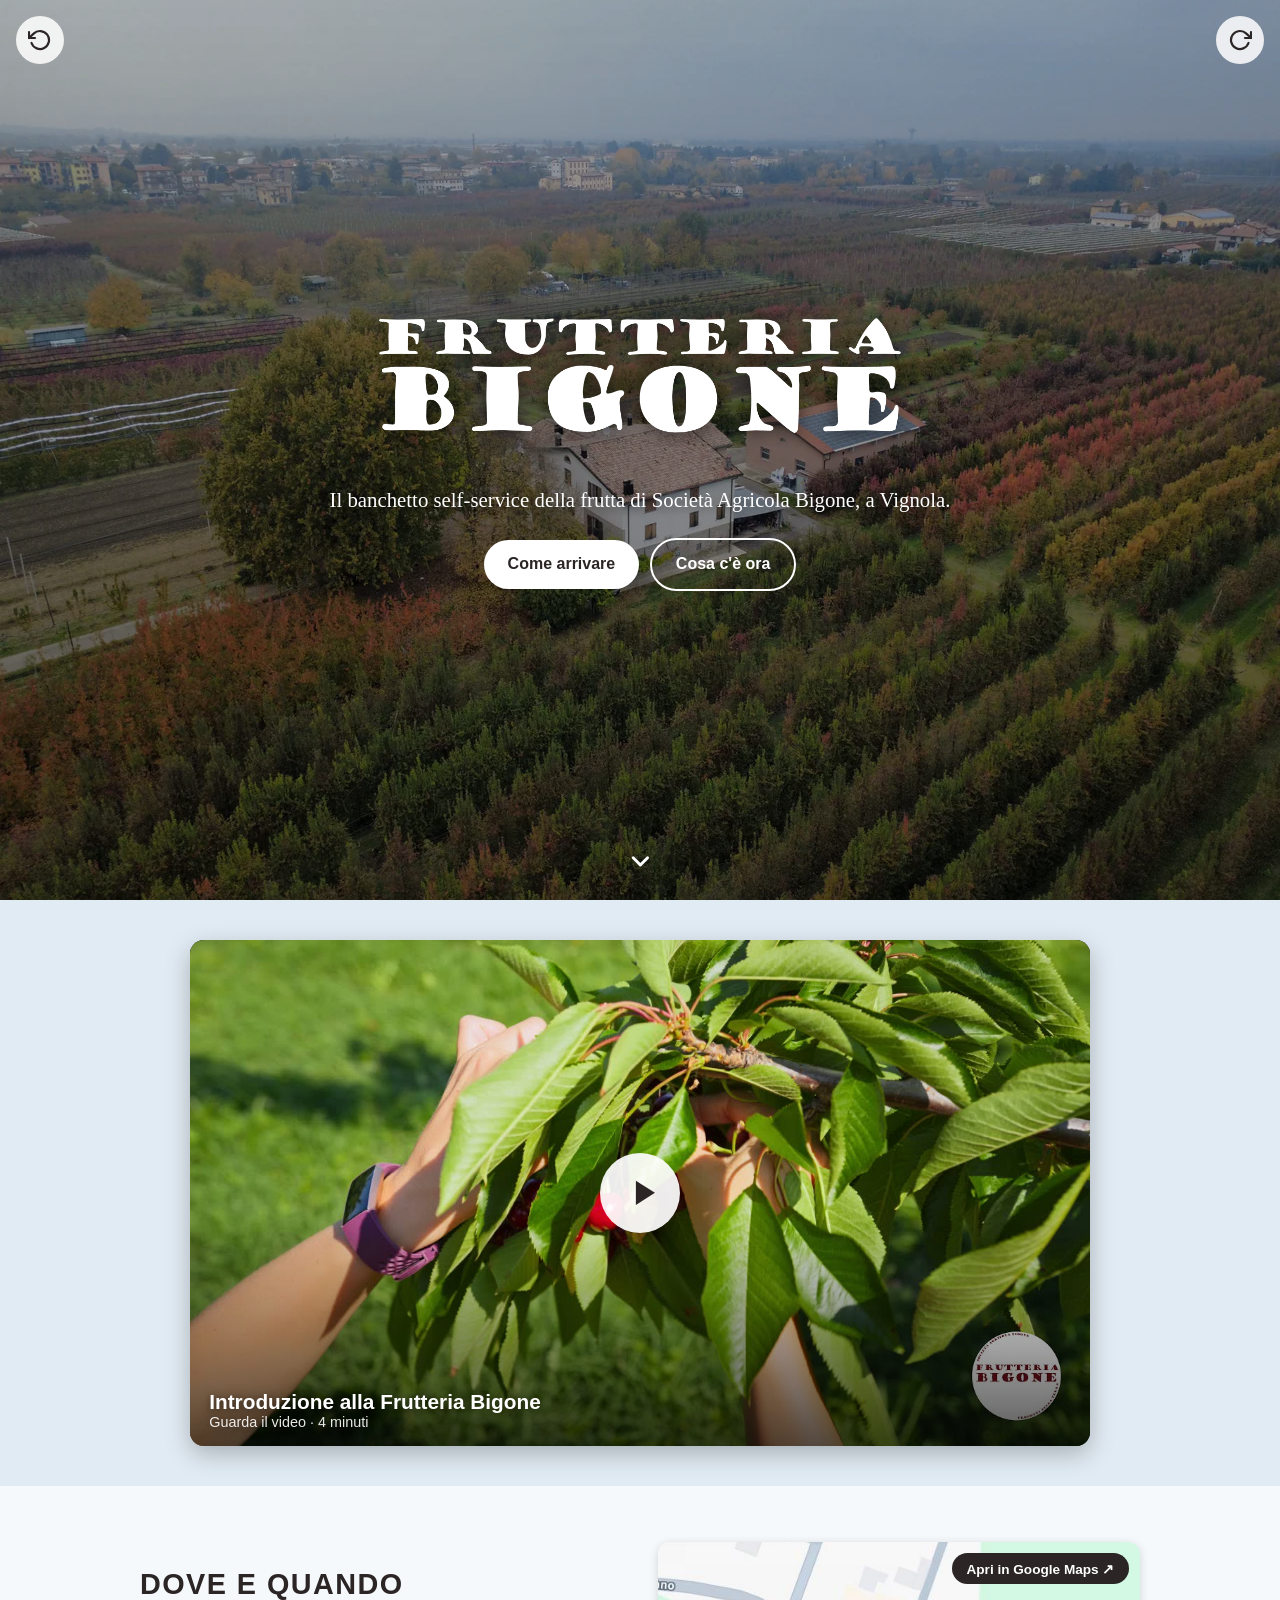
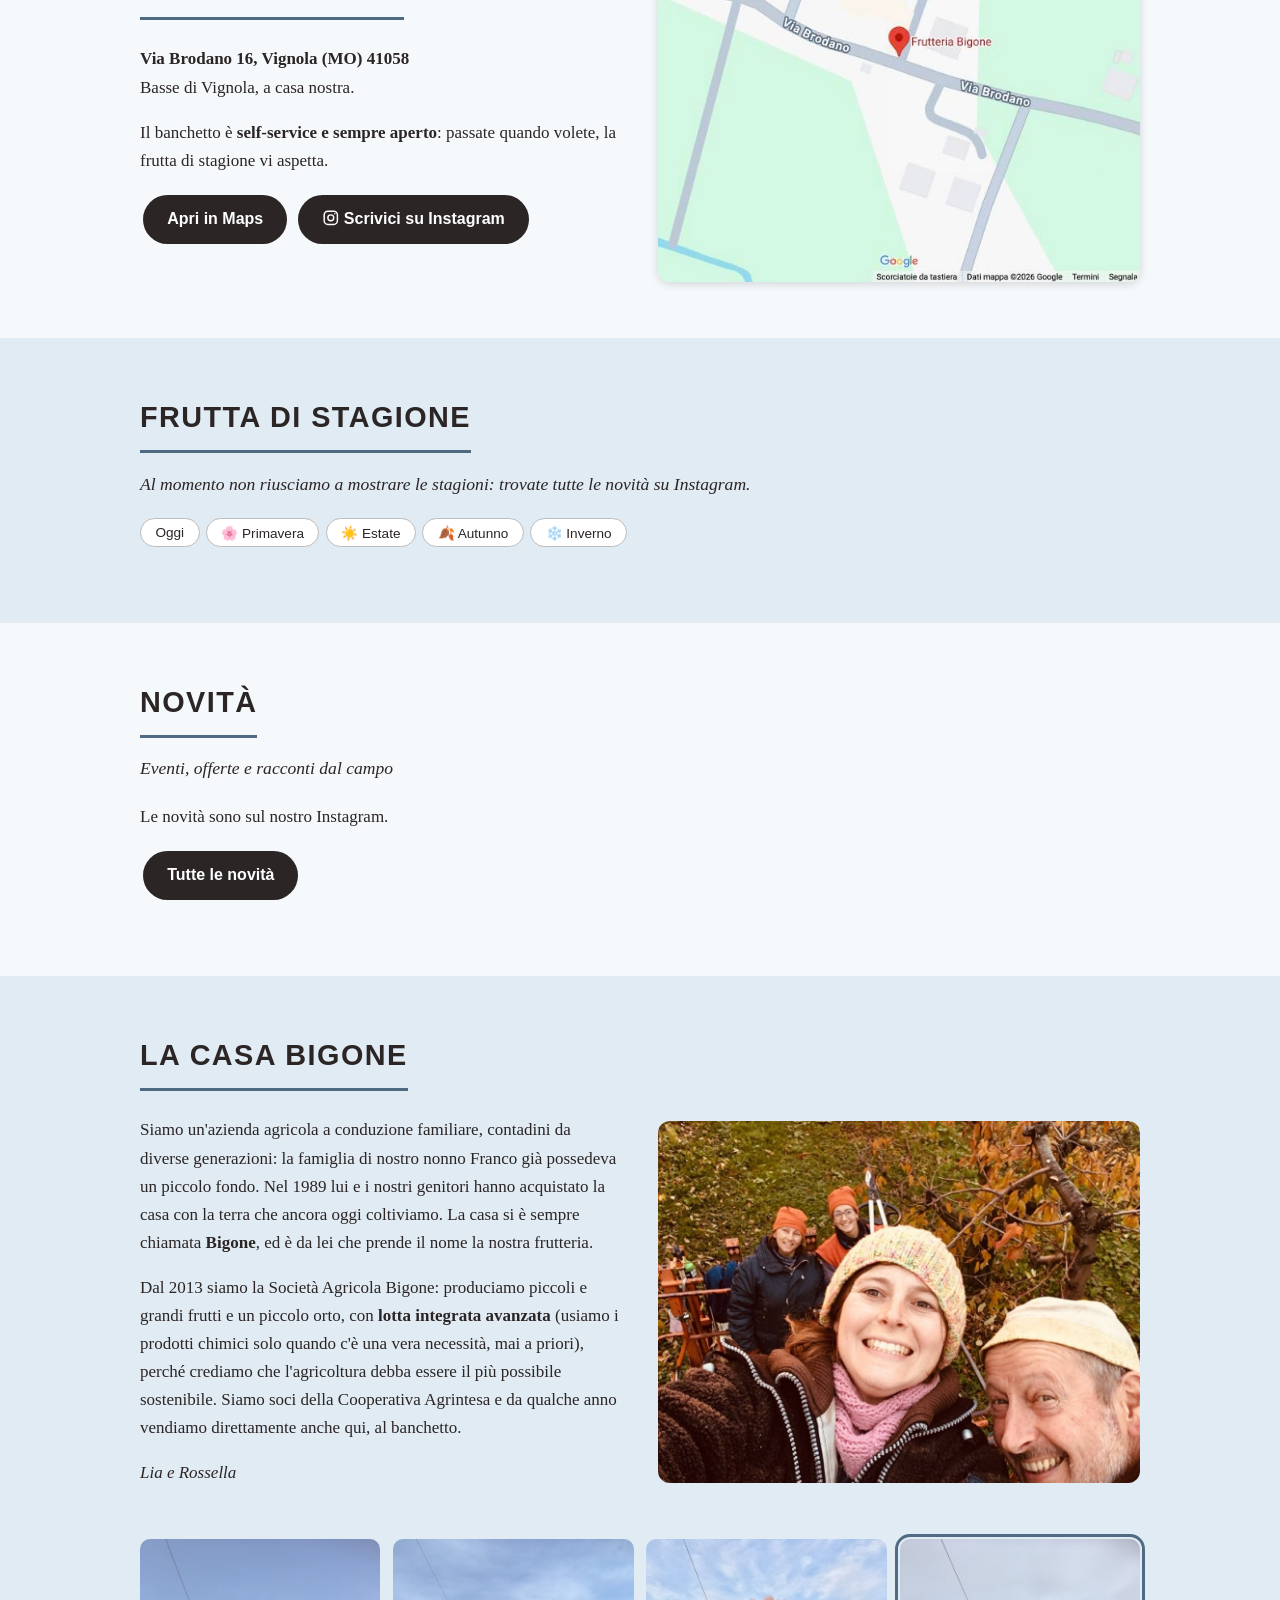
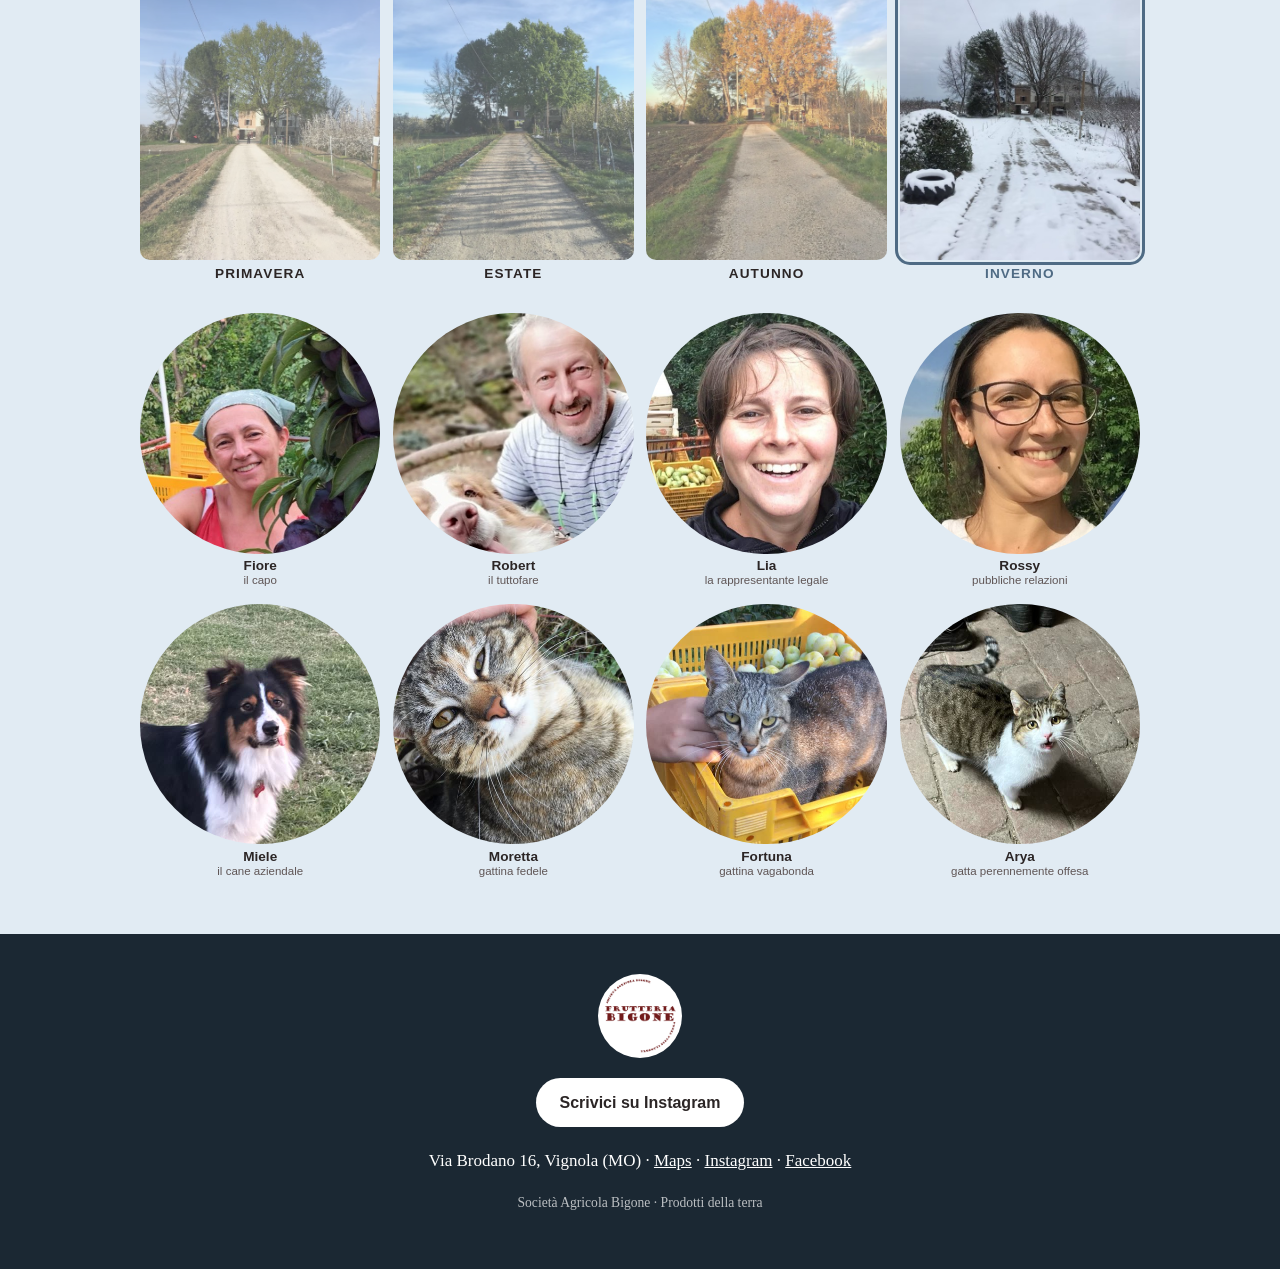
<file: docs/index.html>
<!DOCTYPE html>
<html lang="it"><head><meta charset="utf-8"><meta name="viewport" content="width=device-width,initial-scale=1">
<title>Frutteria Bigone – Il banchetto della frutta, Vignola (MO)</title>
<meta name="description" content="Il banchetto della frutta di casa Bigone a Vignola (MO): self-service, sempre aperto. Scopri cosa c'è di stagione.">
<meta property="og:title" content="Frutteria Bigone – Il banchetto della frutta, Vignola">
<meta property="og:description" content="Self-service, sempre aperto.">
<meta property="og:type" content="website"><meta property="og:url" content="https://jeynessuno.github.io/sitonuovobigone/">
<meta property="og:image" content="https://jeynessuno.github.io/sitonuovobigone/img/og.jpg">
<meta name="theme-color" content="#faf6f1">
<link rel="canonical" href="https://jeynessuno.github.io/sitonuovobigone/">
<link rel="icon" href="img/favicon.png"><link rel="apple-touch-icon" href="img/apple-touch-icon.png"><link rel="stylesheet" href="style.css?v=1"></head><body data-s="">

<!-- Per tornare alla foto delle ciliegie: class="hero cherry" (vedi todo.md) -->
<div class="hero" id="home">
<div class="hvs"><div class="hvi">
<img class="hv" src="img/house_front_1920.webp" srcset="img/house_front_1280.webp 1280w, img/house_front_1920.webp 1920w, img/house_front_2560.webp 2560w" sizes="100vw" alt="La casa Bigone vista da davanti" fetchpriority="high">
<img class="hv dietro" src="img/house_back_1920.webp" srcset="img/house_back_1280.webp 1280w, img/house_back_1920.webp 1920w, img/house_back_2560.webp 2560w" sizes="100vw" decoding="async" alt="La casa Bigone vista da dietro" aria-hidden="true" fetchpriority="low">
</div></div>
<button class="hb l" type="button" aria-label="Vedi il retro della casa" title="Vedi il retro della casa"><svg viewBox="0 0 24 24" fill="none" stroke="currentColor" stroke-width="2.2" stroke-linecap="round" stroke-linejoin="round" aria-hidden="true"><polyline points="1 4 1 10 7 10"/><path d="M3.51 15a9 9 0 1 0 2.13-9.36L1 10"/></svg></button>
<button class="hb r" type="button" aria-label="Vedi il retro della casa" title="Vedi il retro della casa"><svg viewBox="0 0 24 24" fill="none" stroke="currentColor" stroke-width="2.2" stroke-linecap="round" stroke-linejoin="round" aria-hidden="true"><polyline points="23 4 23 10 17 10"/><path d="M20.49 15a9 9 0 1 1-2.12-9.36L23 10"/></svg></button>
<a class="down" href="#video" aria-label="Scorri verso il basso"><svg viewBox="0 0 24 24" fill="none" stroke="currentColor" stroke-width="2.4" stroke-linecap="round" stroke-linejoin="round" aria-hidden="true"><polyline points="6 9 12 15 18 9"/></svg></a>
<div class="hc">
<h1><img src="img/titolo.png" alt="Frutteria Bigone"></h1>
<p class="tag">Il banchetto self-service della frutta di Società Agricola Bigone, a Vignola.</p>
<p class="chip" id="ora"></p>
<p><a class="btn" href="https://maps.app.goo.gl/VXBxzUMq6dUhdws88" target="_blank" rel="noopener">Come arrivare</a> <a class="btn ghost" href="#frutta">Cosa c'è ora</a></p>
</div></div>

<section id="video"><div class="w"><button class="vcard" id="play" type="button" aria-label="Guarda il video: Introduzione alla Frutteria Bigone">
<img src="img/video.jpg" alt="" loading="lazy"><span class="pb"><svg viewBox="0 0 24 24" aria-hidden="true"><path d="M8 5v14l11-7z" fill="currentColor"/></svg></span>
<span class="vt">Introduzione alla Frutteria Bigone<small>Guarda il video · 4 minuti</small></span></button></div></section>

<section id="dove"><div class="w two"><div><h2>Dove e quando</h2>
<p><strong>Via Brodano 16, Vignola (MO) 41058</strong><br>Basse di Vignola, a casa nostra.</p>
<p>Il banchetto è <strong>self-service e sempre aperto</strong>: passate quando volete, la frutta di stagione vi aspetta.</p>
<p><a class="btn dark" href="https://maps.app.goo.gl/VXBxzUMq6dUhdws88" target="_blank" rel="noopener">Apri in Maps</a>
<a class="btn dark" href="https://ig.me/m/_frutteria_bigone"><svg class="i" viewBox="0 0 24 24" fill="none" stroke="currentColor" stroke-width="2"><rect x="3" y="3" width="18" height="18" rx="5"/><circle cx="12" cy="12" r="4"/><circle cx="17.5" cy="6.5" r="1" fill="currentColor" stroke="none"/></svg> Scrivici su Instagram</a></p></div>
<a class="map" href="https://maps.app.goo.gl/VXBxzUMq6dUhdws88" target="_blank" rel="noopener" aria-label="Apri la mappa di Frutteria Bigone su Google Maps"><img src="img/mappa.jpg" alt="Mappa: Frutteria Bigone, Via Brodano 16, Vignola" loading="lazy"><span>Apri in Google Maps ↗</span></a>
</div></section>

<section id="frutta"><div class="w"><h2>Frutta di stagione</h2>
<p class="sub" id="sn" aria-live="polite">Frutta e verdura di stagione, composte e altre cose fatte da noi: ecco cosa trovate al banchetto, a seconda della stagione.</p>
<div class="seasons" role="group" aria-label="Scegli la stagione"><button id="oggi" type="button">Oggi</button><button data-s="primavera">🌸 Primavera</button><button data-s="estate">☀️ Estate</button><button data-s="autunno">🍂 Autunno</button><button data-s="inverno">❄️ Inverno</button></div>
<ul class="list" id="frutti"></ul>
<div id="orto" hidden><h3>Dall'orto</h3><ul class="list small" id="verdure"></ul></div>
<div id="lavorati" hidden><h3>Lavorati</h3><p class="note2">Composte, marmellate e altre cose fatte da noi.</p><ul class="list small" id="lav"></ul></div>
</div></section>

<section id="novita"><span id="blog"></span><div class="w"><h2>Novità</h2><p class="sub">Eventi, offerte e racconti dal campo</p>
<div id="posts"></div><p><a class="btn dark" href="novita/">Tutte le novità</a></p></div></section>

<section id="storia"><div class="w"><h2>La casa Bigone</h2>
<div class="two"><div>
<p>Siamo un'azienda agricola a conduzione familiare, contadini da diverse generazioni: la famiglia di nostro nonno Franco già possedeva un piccolo fondo. Nel 1989 lui e i nostri genitori hanno acquistato la casa con la terra che ancora oggi coltiviamo. La casa si è sempre chiamata <strong>Bigone</strong>, ed è da lei che prende il nome la nostra frutteria.</p>
<p>Dal 2013 siamo la Società Agricola Bigone: produciamo piccoli e grandi frutti e un piccolo orto, con <strong>lotta integrata avanzata</strong> (usiamo i prodotti chimici solo quando c'è una vera necessità, mai a priori), perché crediamo che l'agricoltura debba essere il più possibile sostenibile. Siamo soci della Cooperativa Agrintesa e da qualche anno vendiamo direttamente anche qui, al banchetto.</p>
<p><em>Lia e Rossella</em></p></div>
<img src="img/noi.jpg" alt="Noi della Frutteria Bigone durante la raccolta" loading="lazy"></div>

<div class="stag" aria-label="La casa nelle quattro stagioni">
<button type="button" class="sf" data-s="primavera" aria-pressed="false"><img src="img/seasons/spring.jpg" alt="La casa in primavera" loading="lazy"><span>Primavera</span></button>
<button type="button" class="sf" data-s="estate" aria-pressed="false"><img src="img/seasons/summer.jpg" alt="La casa in estate" loading="lazy"><span>Estate</span></button>
<button type="button" class="sf" data-s="autunno" aria-pressed="false"><img src="img/seasons/fall.jpg" alt="La casa in autunno" loading="lazy"><span>Autunno</span></button>
<button type="button" class="sf" data-s="inverno" aria-pressed="false"><img src="img/seasons/winter.jpg" alt="La casa in inverno" loading="lazy"><span>Inverno</span></button></div>

<div class="team">
<figure><img src="img/fiore.jpg" alt="Fiore" loading="lazy"><figcaption>Fiore<small>il capo</small></figcaption></figure>
<figure><img src="img/robert.jpg" alt="Robert" loading="lazy"><figcaption>Robert<small>il tuttofare</small></figcaption></figure>
<figure><img src="img/lia.jpg" alt="Lia" loading="lazy"><figcaption>Lia<small>la rappresentante legale</small></figcaption></figure>
<figure><img src="img/rossy.jpg" alt="Rossy" loading="lazy"><figcaption>Rossy<small>pubbliche relazioni</small></figcaption></figure>
<figure><img src="img/miele.jpg" alt="Miele" loading="lazy"><figcaption>Miele<small>il cane aziendale</small></figcaption></figure>
<figure><img src="img/moretta.jpg" alt="Moretta" loading="lazy"><figcaption>Moretta<small>gattina fedele</small></figcaption></figure>
<figure><img src="img/fortuna.jpg" alt="Fortuna" loading="lazy"><figcaption>Fortuna<small>gattina vagabonda</small></figcaption></figure>
<figure><img src="img/arya.jpg" alt="Arya" loading="lazy"><figcaption>Arya<small>gatta perennemente offesa</small></figcaption></figure></div>
</div></section>

<dialog id="vd"><button class="x" type="button" aria-label="Chiudi">×</button><h3>Introduzione alla Frutteria Bigone</h3><div class="yt"><iframe id="vid" title="Introduzione alla Frutteria Bigone" allow="accelerometer; autoplay; clipboard-write; encrypted-media; gyroscope; picture-in-picture; web-share" referrerpolicy="strict-origin-when-cross-origin" allowfullscreen></iframe></div></dialog>

<footer><img src="img/logo.png" alt="" class="flogo">
<p><a class="btn" href="https://ig.me/m/_frutteria_bigone">Scrivici su Instagram</a></p>
<p>Via Brodano 16, Vignola (MO) · <a href="https://maps.app.goo.gl/VXBxzUMq6dUhdws88" target="_blank" rel="noopener">Maps</a> · <a href="https://www.instagram.com/_frutteria_bigone/">Instagram</a> · <a href="https://www.facebook.com/frutteriabigone/">Facebook</a></p>
<p class="note">Società Agricola Bigone · Prodotti della terra</p></footer>

<script src="sheet.js?v=1"></script>
<script>
const $=q=>document.querySelector(q),B=document.body;
let FRUTTA=[],ORTO=[],LAV=[]; // niente dati di riserva: meglio un avviso che stagioni vecchie
let months=[mese()],label=NOMI[mese()-1];
function lista(ul,rows){ul.replaceChildren(...rows.map(r=>({r,on:months.some(m=>inRange(m,r[1],r[2]))})).sort((a,b)=>b.on-a.on).map(({r,on})=>{
 const li=document.createElement('li'),e=document.createElement('span'),n=document.createElement('b'),q=document.createElement('small');
 e.className='em'+(r[3]=='●'?' none':'');e.textContent=r[3];n.textContent=r[0];q.textContent=quando(r[1],r[2]);li.append(e,n,q);
 if(on&&!(r[1]==1&&r[2]==12)){const t=document.createElement('i');t.textContent=months.length>1?'In stagione':'Ora';li.append(t)}else if(!on){li.className='off';const s=document.createElement('span');s.className='sr';s.textContent='non di stagione';li.append(s)}return li}))}
function mostra(){lista($('#frutti'),FRUTTA);lista($('#verdure'),ORTO);$('#orto').hidden=!ORTO.length;lista($('#lav'),LAV);$('#lavorati').hidden=!LAV.length;
 if(FRUTTA.length)$('#sn').textContent=(label==NOMI[mese()-1]?'A ':'In ')+label+(label==NOMI[mese()-1]?': ecco cosa trovate al banchetto.':': ecco cosa trovate in questa stagione.');
 // Chip nel hero: sempre riferito a oggi
 const ora=FRUTTA.filter(r=>inRange(mese(),r[1],r[2]));
 if(ora.length)$('#ora').textContent='Ora al banchetto: '+ora.map(r=>r[3]+' '+r[0]).join(' · ');
 else{const p=FRUTTA.map(r=>[(r[1]-mese()+12)%12,r]).sort((a,b)=>a[0]-b[0])[0];
  $('#ora').textContent=p?`La frutta riposa. Si riparte a ${NOMI[p[1][1]-1]}: ${p[1][3]} ${p[1][0]}`:''}}
function stag(s,click){B.dataset.s=s;document.querySelectorAll('.seasons button').forEach(e=>{const on=click?e.dataset.s==s:e.id=='oggi';e.classList.toggle('on',on&&e.dataset.s==s&&click);e.setAttribute('aria-pressed',on)});
 document.querySelectorAll('.stag .sf').forEach(e=>{e.classList.toggle('on',e.dataset.s==s);e.setAttribute('aria-pressed',e.dataset.s==s)});
 $('meta[name=theme-color]').content=getComputedStyle(B).getPropertyValue('--alt').trim();
 months=click?MESI[s]:[mese()];label=click?s:NOMI[mese()-1];mostra()}
document.querySelectorAll('.seasons button[data-s],.stag .sf').forEach(b=>b.onclick=()=>stag(b.dataset.s,true));
$('#oggi').onclick=()=>stag(stagione());
stag(stagione());

tab('Frutta').then(rows=>{const f=fatti(rows.slice(1));if(f.length){FRUTTA=f;mostra()}
 // Se manca un tab Google restituisce il primo: lo ignoro se è identico a Frutta.
 const altro=(nome,tutto)=>tab(nome).then(o=>JSON.stringify(o)==JSON.stringify(rows)?[]:fatti(o.slice(1),tutto)).catch(()=>[]);
 return Promise.all([altro('Orto',false),altro('Lavorati',true)]).then(([o,l])=>{ORTO=o;LAV=l;mostra()})}).catch(()=>{if(!FRUTTA.length)$('#sn').textContent='Al momento non riusciamo a mostrare le stagioni: trovate tutte le novità su Instagram.'});
tab('Blog').then(rows=>posts($('#posts'),rows,3,false)).catch(()=>{$('#posts').innerHTML='<p>Le novità sono sul nostro Instagram.</p>'});

// Gira la casa: ogni click ruota le foto di 180° (sinistra e destra in versi opposti)
const hvi=$('.hvi'),facce=[...hvi.children];let ang=0,occupato=false;
function gira(d){if(occupato)return;occupato=true;ang+=d*180;hvi.style.transform=`rotateY(${ang}deg)`;
 const dietro=Math.abs(Math.round(ang/180))%2==1;
 facce[0].toggleAttribute('aria-hidden',dietro);facce[1].toggleAttribute('aria-hidden',!dietro);
 const t=dietro?'Vedi il fronte della casa':'Vedi il retro della casa';document.querySelectorAll('.hb').forEach(e=>{e.setAttribute('aria-label',t);e.title=t});
 setTimeout(()=>occupato=false,1000)}
$('.hb.l').onclick=()=>gira(-1);$('.hb.r').onclick=()=>gira(1);
// Tocco sulla foto (non su link/bottoni): nasconde o mostra titolo, testo e velo scuro
const hero=$('.hero');hero.addEventListener('click',e=>{if(!e.target.closest('a,button'))hero.classList.toggle('pulito')});
// Il video di YouTube (modalità privacy, senza cookie) si carica solo quando si preme il bottone.
const d=$('#vd'),v=$('#vid');
$('#play').onclick=()=>{v.src='https://www.youtube-nocookie.com/embed/UL_gEU1mOwU?autoplay=1&rel=0';d.showModal()};
const stop=()=>{v.removeAttribute('src');d.close()};$('#vd .x').onclick=stop;d.onclick=e=>{if(e.target==d)stop()};d.onclose=()=>v.removeAttribute('src');
</script></body></html>
</file>
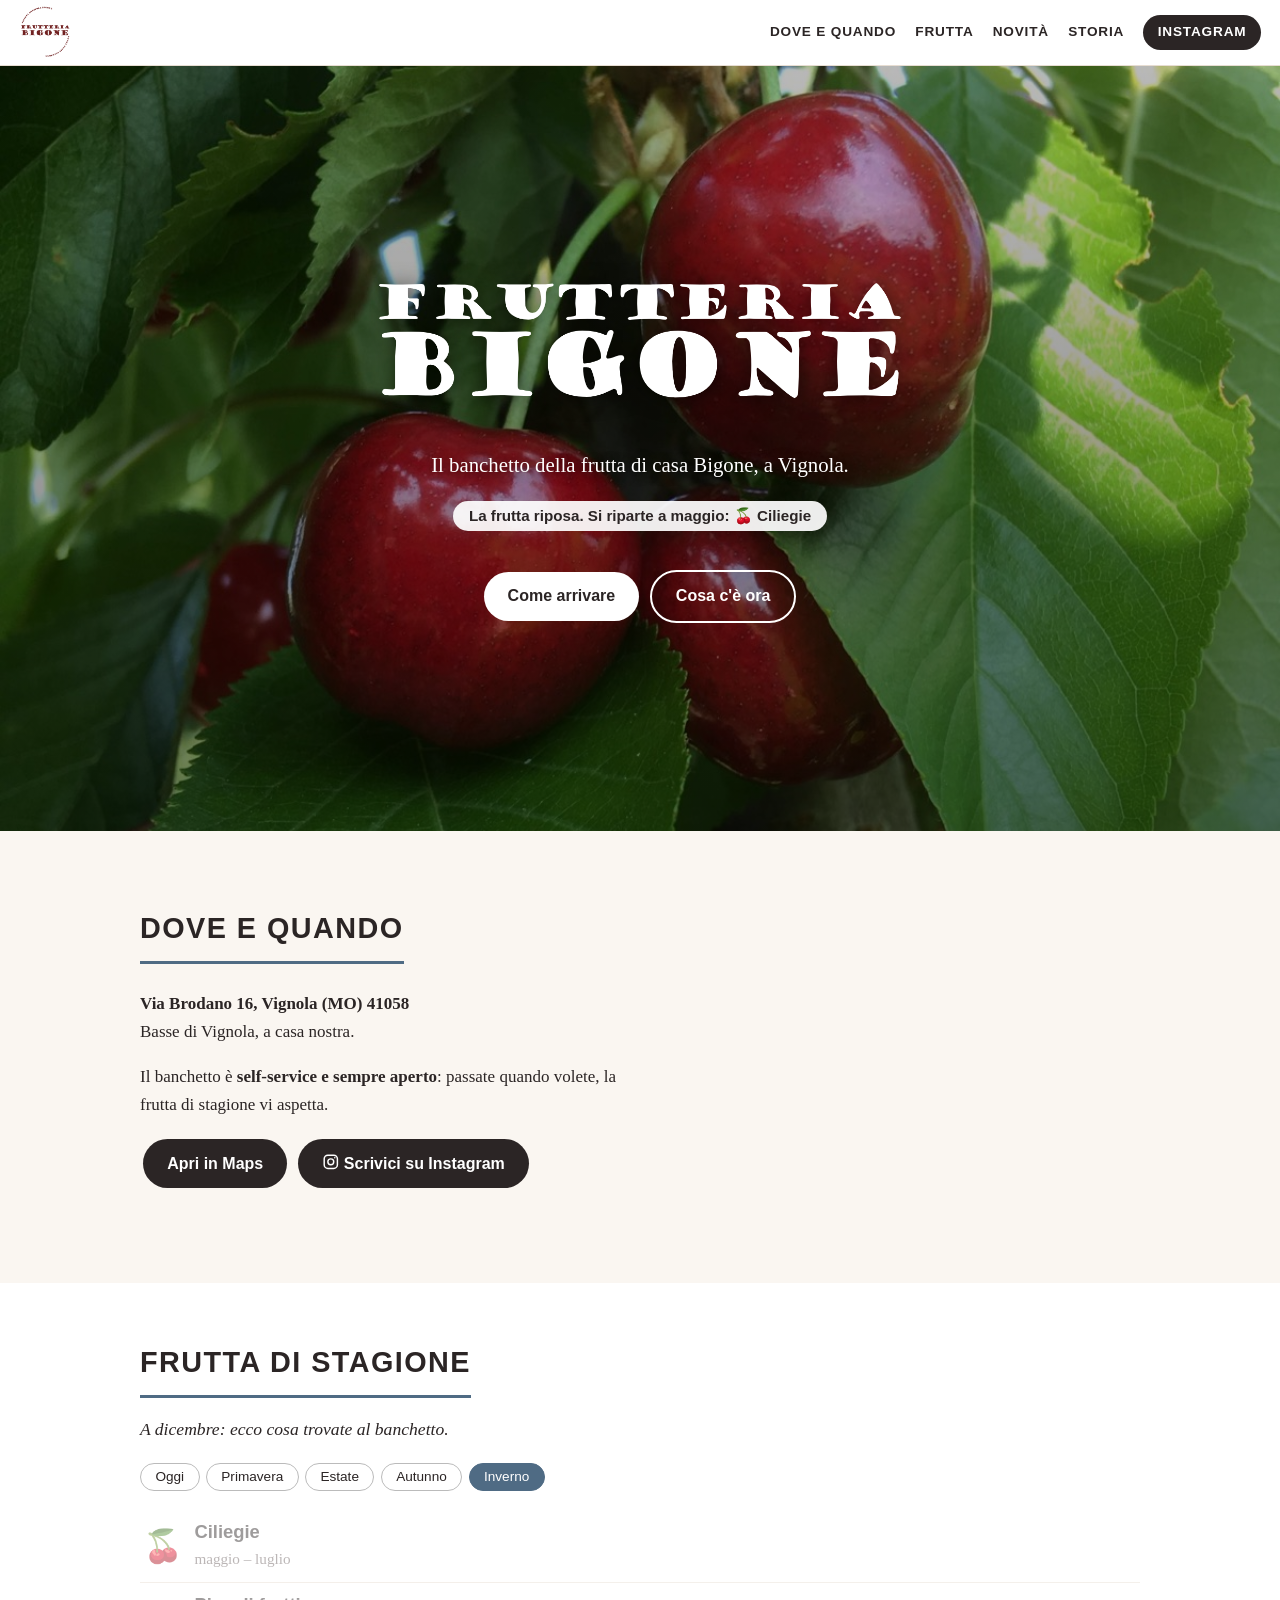
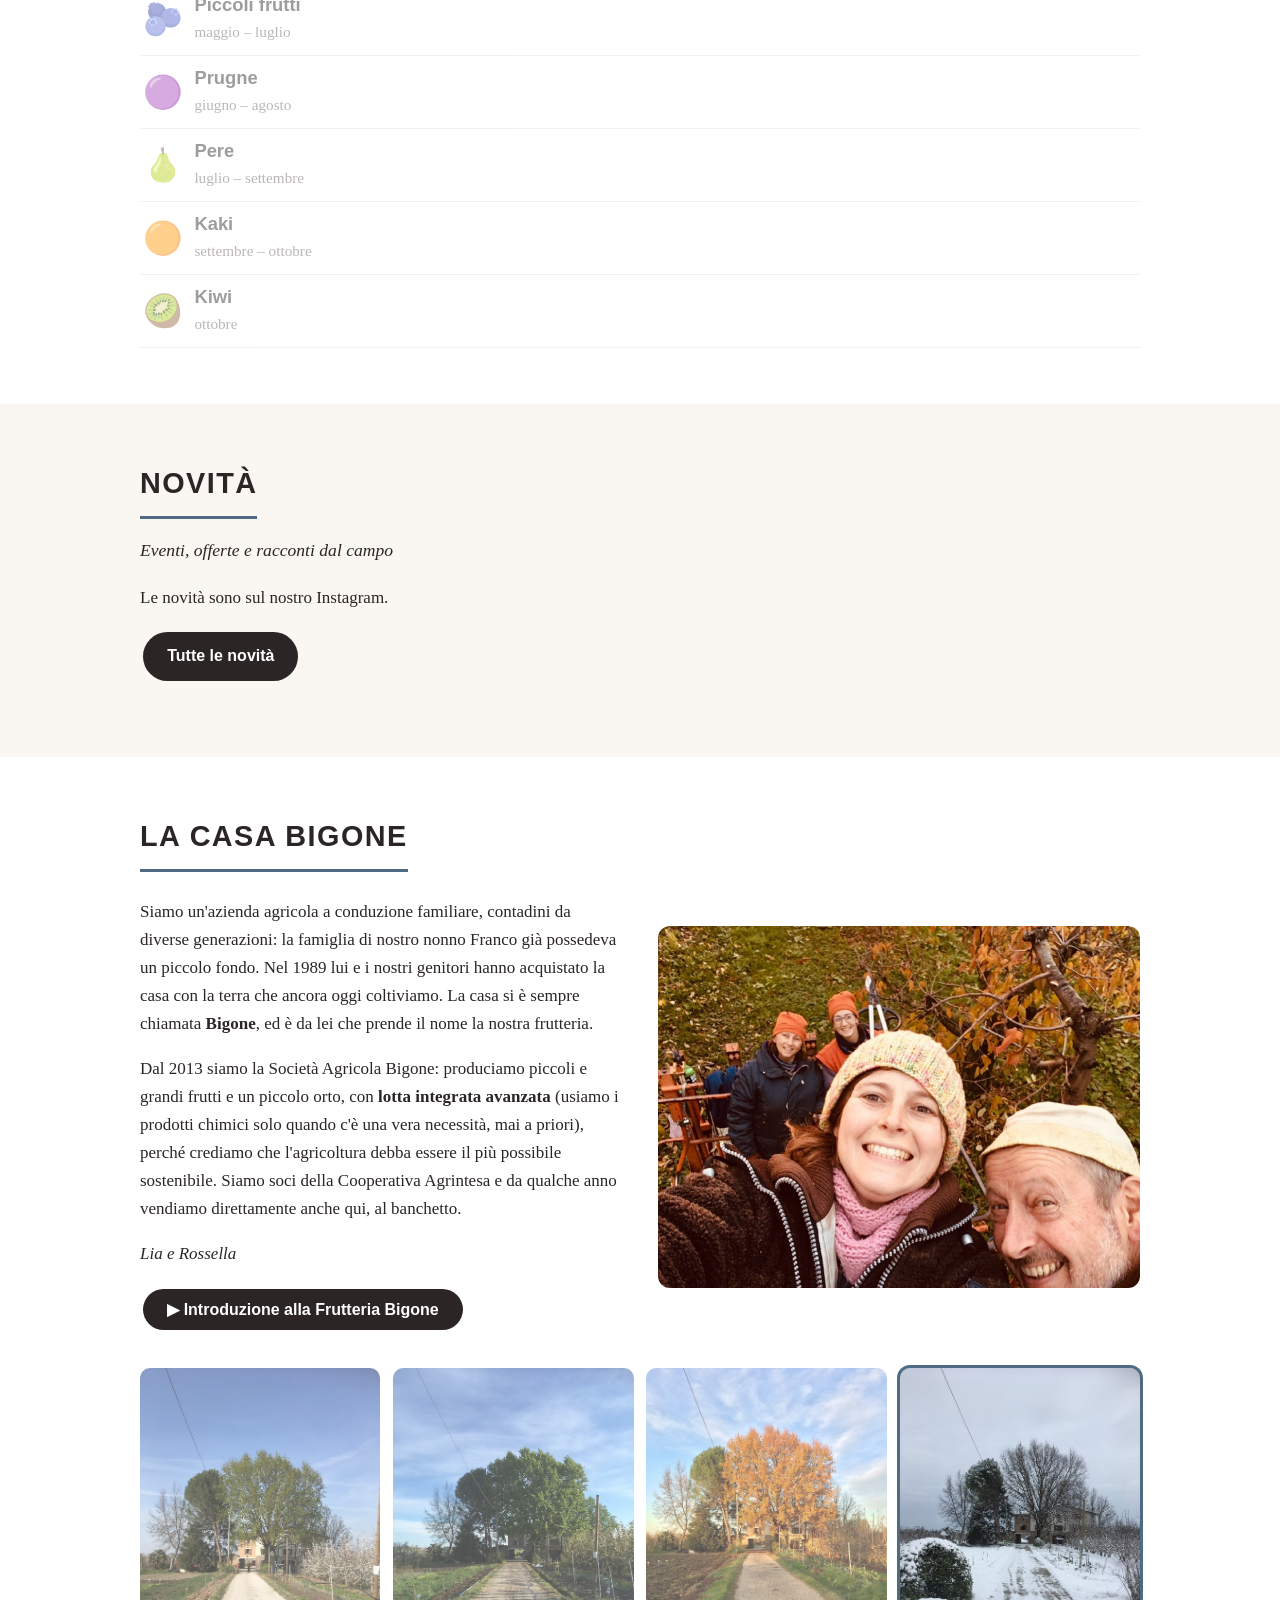
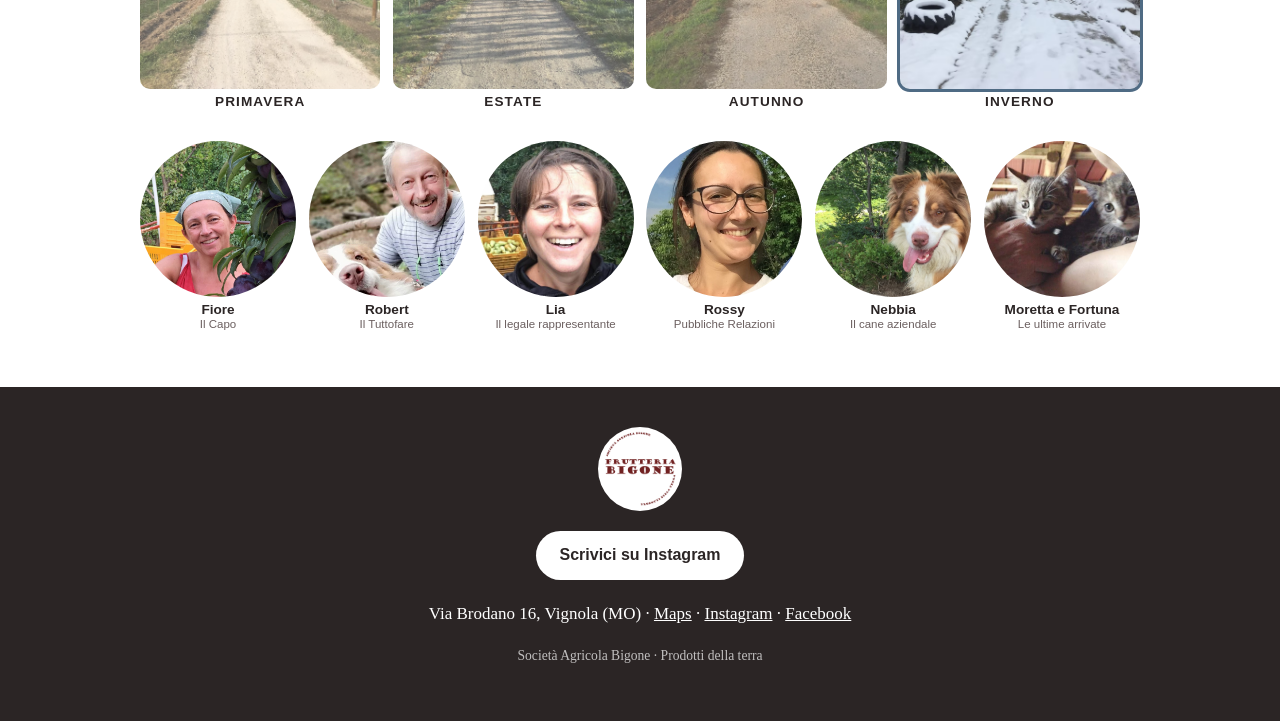
<file: site/index.html>
<!DOCTYPE html>
<html lang="it"><head><meta charset="utf-8"><meta name="viewport" content="width=device-width,initial-scale=1">
<title>Frutteria Bigone – Il banchetto della frutta, Vignola (MO)</title>
<meta name="description" content="Il banchetto della frutta di casa Bigone a Vignola (MO): self-service, sempre aperto. Scopri cosa c'è di stagione.">
<meta property="og:title" content="Frutteria Bigone – Il banchetto della frutta, Vignola">
<meta property="og:description" content="Self-service, sempre aperto.">
<meta property="og:image" content="img/ciliegie.jpg">
<link rel="icon" href="img/logo.png"><link rel="stylesheet" href="style.css"></head><body data-s="">

<header><a href="#home"><img src="img/logo.png" alt="Frutteria Bigone"></a>
<button id="bg" class="burger" type="button" aria-expanded="false" aria-controls="mn">☰ Menu</button>
<nav id="mn"><a href="#dove">Dove e quando</a><a href="#frutta">Frutta</a><a href="#novita">Novità</a><a href="#storia">Storia</a>
<a class="ig" href="https://ig.me/m/_frutteria_bigone">Instagram</a></nav></header>

<div class="hero" id="home"><div>
<h1><img src="img/titolo.png" alt="Frutteria Bigone"></h1>
<p class="tag">Il banchetto della frutta di casa Bigone, a Vignola.</p>
<p class="chip" id="ora"></p>
<p><a class="btn" href="https://maps.app.goo.gl/VXBxzUMq6dUhdws88" target="_blank" rel="noopener">Come arrivare</a> <a class="btn ghost" href="#frutta">Cosa c'è ora</a></p>
</div></div>

<section id="dove"><div class="w two"><div><h2>Dove e quando</h2>
<p><strong>Via Brodano 16, Vignola (MO) 41058</strong><br>Basse di Vignola, a casa nostra.</p>
<p>Il banchetto è <strong>self-service e sempre aperto</strong>: passate quando volete, la frutta di stagione vi aspetta.</p>
<p><a class="btn dark" href="https://maps.app.goo.gl/VXBxzUMq6dUhdws88" target="_blank" rel="noopener">Apri in Maps</a>
<a class="btn dark" href="https://ig.me/m/_frutteria_bigone"><svg class="i" viewBox="0 0 24 24" fill="none" stroke="currentColor" stroke-width="2"><rect x="3" y="3" width="18" height="18" rx="5"/><circle cx="12" cy="12" r="4"/><circle cx="17.5" cy="6.5" r="1" fill="currentColor" stroke="none"/></svg> Scrivici su Instagram</a></p></div>
<iframe class="map" title="Mappa: Frutteria Bigone" src="https://www.google.com/maps/embed?pb=!1m18!1m12!1m3!1d1423.0372583789176!2d11.025185945314687!3d44.493139912635996!2m3!1f0!2f0!3f0!3m2!1i1024!2i768!4f13.1!3m3!1m2!1s0x477fdf756a911983%3A0x1f0b673e33c49472!2sFrutteria%20Bigone!5e0!3m2!1sen!2sit!4v1794385668316!5m2!1sen!2sit" style="border:0" allowfullscreen loading="lazy" referrerpolicy="strict-origin-when-cross-origin"></iframe>
</div></section>

<section id="frutta"><div class="w"><h2>Frutta di stagione</h2>
<p class="sub" id="sn"></p>
<div class="seasons" role="group" aria-label="Scegli la stagione"><button id="oggi" type="button">Oggi</button><button data-s="primavera">Primavera</button><button data-s="estate">Estate</button><button data-s="autunno">Autunno</button><button data-s="inverno">Inverno</button></div>
<ul class="list" id="frutti"></ul>
<div id="orto" hidden><h3>Dall'orto</h3><ul class="list small" id="verdure"></ul></div>
</div></section>

<section id="novita"><span id="blog"></span><div class="w"><h2>Novità</h2><p class="sub">Eventi, offerte e racconti dal campo</p>
<div id="posts"></div><p><a class="btn dark" href="novita/">Tutte le novità</a></p></div></section>

<section id="storia"><div class="w"><h2>La casa Bigone</h2>
<div class="two"><div>
<p>Siamo un'azienda agricola a conduzione familiare, contadini da diverse generazioni: la famiglia di nostro nonno Franco già possedeva un piccolo fondo. Nel 1989 lui e i nostri genitori hanno acquistato la casa con la terra che ancora oggi coltiviamo. La casa si è sempre chiamata <strong>Bigone</strong>, ed è da lei che prende il nome la nostra frutteria.</p>
<p>Dal 2013 siamo la Società Agricola Bigone: produciamo piccoli e grandi frutti e un piccolo orto, con <strong>lotta integrata avanzata</strong> (usiamo i prodotti chimici solo quando c'è una vera necessità, mai a priori), perché crediamo che l'agricoltura debba essere il più possibile sostenibile. Siamo soci della Cooperativa Agrintesa e da qualche anno vendiamo direttamente anche qui, al banchetto.</p>
<p><em>Lia e Rossella</em></p>
<button class="btn dark" id="play" type="button">▶ Introduzione alla Frutteria Bigone</button></div>
<img src="img/noi.jpg" alt="Noi della Frutteria Bigone durante la raccolta" loading="lazy"></div>

<div class="stag" aria-label="La casa nelle quattro stagioni">
<figure data-s="primavera"><img src="img/seasons/spring.jpg" alt="La casa in primavera" loading="lazy"><figcaption>Primavera</figcaption></figure>
<figure data-s="estate"><img src="img/seasons/summer.jpg" alt="La casa in estate" loading="lazy"><figcaption>Estate</figcaption></figure>
<figure data-s="autunno"><img src="img/seasons/fall.jpg" alt="La casa in autunno" loading="lazy"><figcaption>Autunno</figcaption></figure>
<figure data-s="inverno"><img src="img/seasons/winter.jpg" alt="La casa in inverno" loading="lazy"><figcaption>Inverno</figcaption></figure></div>

<div class="team">
<figure><img src="img/fiore.jpg" alt="Fiore" loading="lazy"><figcaption>Fiore<small>Il Capo</small></figcaption></figure>
<figure><img src="img/robert.jpg" alt="Robert" loading="lazy"><figcaption>Robert<small>Il Tuttofare</small></figcaption></figure>
<figure><img src="img/lia.jpg" alt="Lia" loading="lazy"><figcaption>Lia<small>Il legale rappresentante</small></figcaption></figure>
<figure><img src="img/rossy.jpg" alt="Rossy" loading="lazy"><figcaption>Rossy<small>Pubbliche Relazioni</small></figcaption></figure>
<figure><img src="img/nebbia.jpg" alt="Nebbia" loading="lazy"><figcaption>Nebbia<small>Il cane aziendale</small></figcaption></figure>
<figure><img src="img/gattini.jpg" alt="Moretta e Fortuna" loading="lazy"><figcaption>Moretta e Fortuna<small>Le ultime arrivate</small></figcaption></figure></div>
</div></section>

<dialog id="vd"><button class="x" type="button" aria-label="Chiudi">×</button><h3>Introduzione alla Frutteria Bigone</h3><video id="vid" controls preload="none" playsinline poster="media/poster.jpg"></video></dialog>

<footer><img src="img/logo.png" alt="" class="flogo">
<p><a class="btn" href="https://ig.me/m/_frutteria_bigone">Scrivici su Instagram</a></p>
<p>Via Brodano 16, Vignola (MO) · <a href="https://maps.app.goo.gl/VXBxzUMq6dUhdws88" target="_blank" rel="noopener">Maps</a> · <a href="https://www.instagram.com/_frutteria_bigone/">Instagram</a> · <a href="https://www.facebook.com/frutteriabigone/">Facebook</a></p>
<p class="note">Società Agricola Bigone · Prodotti della terra</p></footer>

<script src="sheet.js"></script>
<script>
const $=q=>document.querySelector(q),B=document.body,H=$('header');
// Fallback se il foglio non è raggiungibile. Colonne: nome, inizio, fine, emoji.
let FRUTTA=[['Ciliegie',5,7,'🍒'],['Piccoli frutti',5,7,'🫐'],['Prugne',6,8,'🟣'],['Pere',7,9,'🍐'],['Kaki',9,10,'🟠'],['Kiwi',10,10,'🥝']],ORTO=[];
let months=[mese()],label=NOMI[mese()-1];
const quando=(a,f)=>a==1&&f==12?"tutto l'anno":a==f?NOMI[a-1]:`${NOMI[a-1]} – ${NOMI[f-1]}`;
const fatti=(rows)=>rows.map(r=>[(r[0]||'').trim(),+r[1],+r[2],(r[3]||'').trim()||'●']).filter(r=>r[0]&&r[1]>=1&&r[1]<=12&&r[2]>=1&&r[2]<=12);
function lista(ul,rows){ul.replaceChildren(...rows.map(r=>({r,on:months.some(m=>inRange(m,r[1],r[2]))})).sort((a,b)=>b.on-a.on).map(({r,on})=>{
 const li=document.createElement('li'),e=document.createElement('span'),n=document.createElement('b'),q=document.createElement('small');
 e.className='em'+(r[3]=='●'?' none':'');e.textContent=r[3];n.textContent=r[0];q.textContent=quando(r[1],r[2]);li.append(e,n,q);
 if(on){const t=document.createElement('i');t.textContent=months.length>1?'In stagione':'Ora';li.append(t)}else li.className='off';return li}))}
function mostra(){lista($('#frutti'),FRUTTA);lista($('#verdure'),ORTO);$('#orto').hidden=!ORTO.length;
 $('#sn').textContent=(label==NOMI[mese()-1]?'A ':'In ')+label+(label==NOMI[mese()-1]?': ecco cosa trovate al banchetto.':': ecco cosa trovate in questa stagione.');
 // Chip nel hero: sempre riferito a oggi
 const ora=FRUTTA.filter(r=>inRange(mese(),r[1],r[2]));
 if(ora.length)$('#ora').textContent='Ora al banchetto: '+ora.map(r=>r[3]+' '+r[0]).join(' · ');
 else{const p=FRUTTA.map(r=>[(r[1]-mese()+12)%12,r]).sort((a,b)=>a[0]-b[0])[0];
  $('#ora').textContent=p?`La frutta riposa. Si riparte a ${NOMI[p[1][1]-1]}: ${p[1][3]} ${p[1][0]}`:''}}
function stag(s,click){B.dataset.s=s;document.querySelectorAll('.seasons button').forEach(e=>e.classList.toggle('on',e.dataset.s==s&&click));
 document.querySelectorAll('.stag figure').forEach(e=>e.classList.toggle('on',e.dataset.s==s));
 months=click?MESI[s]:[mese()];label=click?s:NOMI[mese()-1];mostra()}
document.querySelectorAll('.seasons button[data-s]').forEach(b=>b.onclick=()=>stag(b.dataset.s,true));
$('#oggi').onclick=()=>stag(stagione());
stag(stagione());

tab('Frutta').then(rows=>{const f=fatti(rows.slice(1));if(f.length){FRUTTA=f;mostra()}
 // Se manca il tab Orto Google restituisce il primo tab: lo ignoro se è identico a Frutta.
 return tab('Orto').then(o=>{if(JSON.stringify(o)!=JSON.stringify(rows)){ORTO=fatti(o.slice(1));mostra()}})}).catch(()=>{});
tab('Blog').then(rows=>posts($('#posts'),rows,3,false)).catch(()=>{$('#posts').innerHTML='<p>Le novità sono sul nostro Instagram.</p>'});

H.querySelectorAll('nav a').forEach(a=>a.addEventListener('click',()=>{H.classList.remove('open');$('#bg').setAttribute('aria-expanded',false)}));
$('#bg').onclick=()=>$('#bg').setAttribute('aria-expanded',H.classList.toggle('open'));
const d=$('#vd'),v=$('#vid');
$('#play').onclick=()=>{if(!v.src)v.src='media/presentazione.mp4';d.showModal()};
const stop=()=>{v.pause();d.close()};$('#vd .x').onclick=stop;d.onclick=e=>{if(e.target==d)stop()};d.onclose=()=>v.pause();
</script></body></html>
</file>
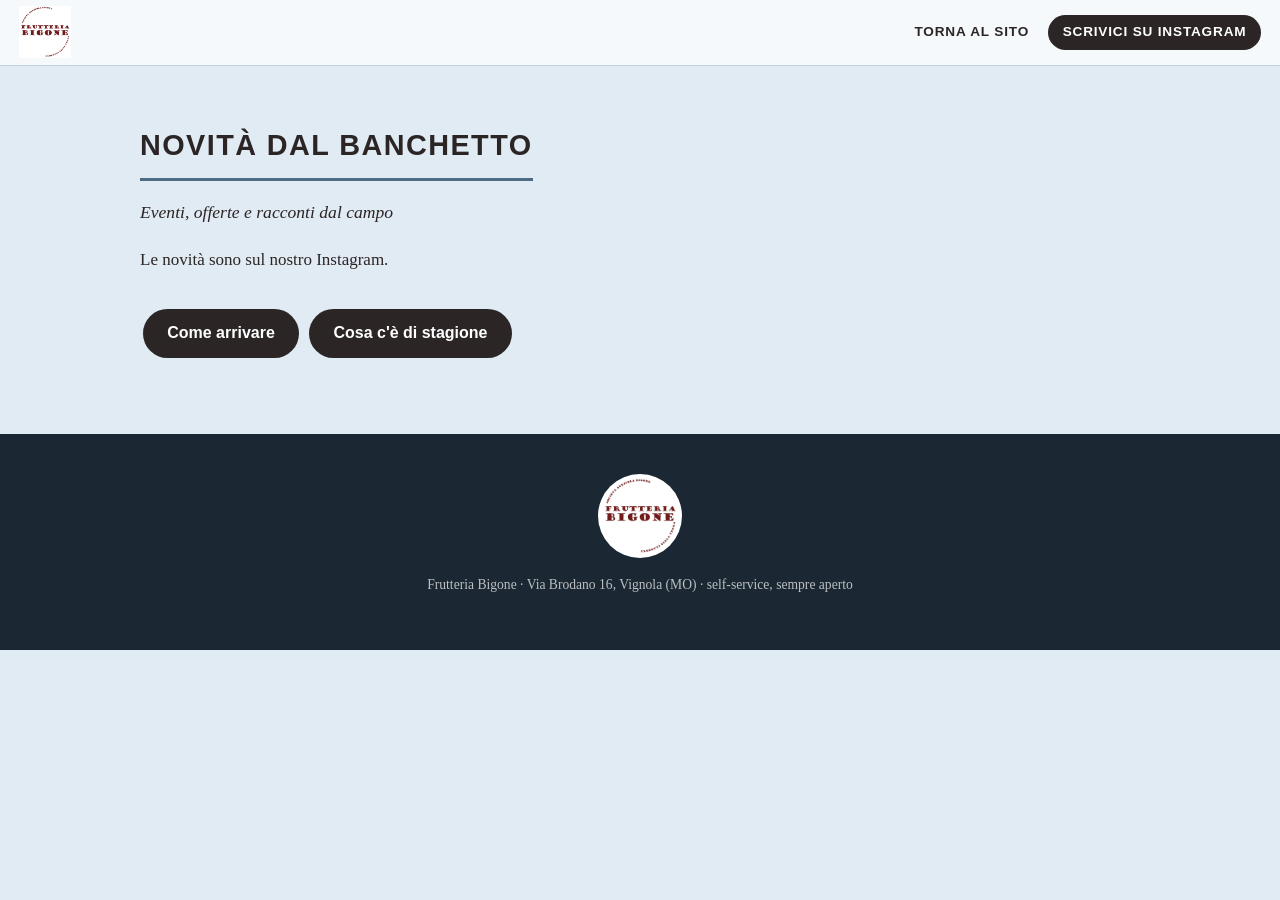
<file: docs/novita/index.html>
<!DOCTYPE html>
<html lang="it"><head><meta charset="utf-8"><meta name="viewport" content="width=device-width,initial-scale=1">
<title>Novità dal banchetto – Frutteria Bigone</title>
<meta name="description" content="Eventi, offerte e novità dalla Frutteria Bigone di Vignola.">
<meta property="og:title" content="Novità dal banchetto – Frutteria Bigone">
<meta property="og:description" content="Eventi, offerte e novità dalla Frutteria Bigone di Vignola.">
<meta property="og:type" content="website"><meta property="og:url" content="https://jeynessuno.github.io/sitonuovobigone/novita/">
<meta property="og:image" content="https://jeynessuno.github.io/sitonuovobigone/img/og.jpg">
<link rel="canonical" href="https://jeynessuno.github.io/sitonuovobigone/novita/">
<link rel="icon" href="../img/favicon.png"><link rel="apple-touch-icon" href="../img/apple-touch-icon.png"><link rel="stylesheet" href="../style.css?v=1"></head><body data-s="">
<header><a href="../"><img src="../img/logo.png" alt="Frutteria Bigone"></a>
<nav class="row"><a href="../">Torna al sito</a><a class="ig" href="https://ig.me/m/_frutteria_bigone">Scrivici su Instagram</a></nav></header>

<section><div class="w"><h2>Novità dal banchetto</h2><p class="sub">Eventi, offerte e racconti dal campo</p>
<div id="posts"><p>Caricamento…</p></div>
<p style="margin-top:2rem"><a class="btn dark" href="https://maps.app.goo.gl/VXBxzUMq6dUhdws88" target="_blank" rel="noopener">Come arrivare</a> <a class="btn dark" href="../">Cosa c'è di stagione</a></p></div></section>

<footer><img src="../img/logo.png" alt="" class="flogo"><p class="note">Frutteria Bigone · Via Brodano 16, Vignola (MO) · self-service, sempre aperto</p></footer>

<script src="../sheet.js?v=1"></script>
<script>
document.body.dataset.s=stagione();
tab('Blog').then(rows=>posts(document.getElementById('posts'),rows,5,true)).catch(()=>{document.getElementById('posts').innerHTML='<p>Le novità sono sul nostro Instagram.</p>'});
</script></body></html>
</file>
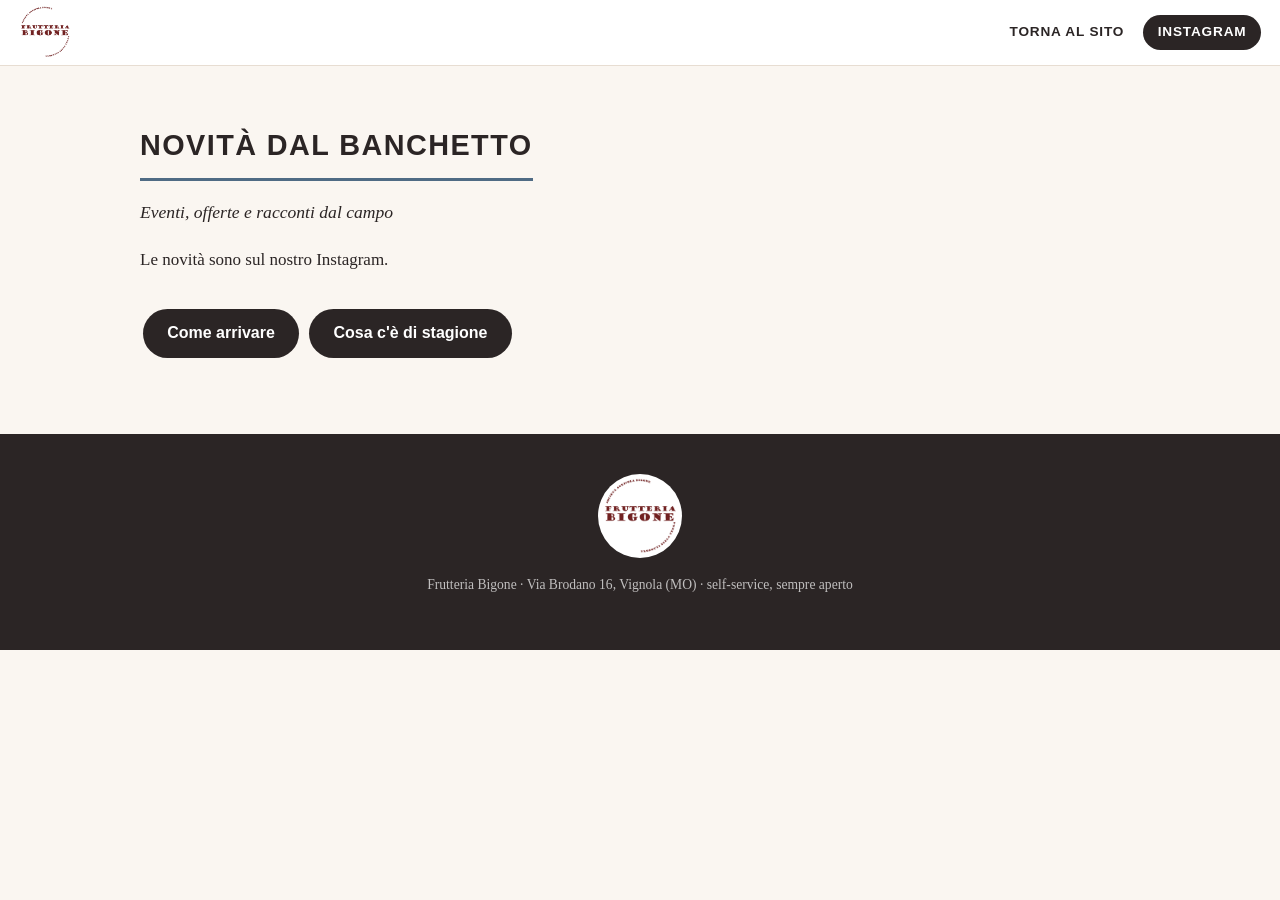
<file: site/novita/index.html>
<!DOCTYPE html>
<html lang="it"><head><meta charset="utf-8"><meta name="viewport" content="width=device-width,initial-scale=1">
<title>Novità dal banchetto – Frutteria Bigone</title>
<meta name="description" content="Eventi, offerte e novità dalla Frutteria Bigone di Vignola.">
<meta property="og:title" content="Novità dal banchetto – Frutteria Bigone">
<meta property="og:description" content="Eventi, offerte e novità dalla Frutteria Bigone di Vignola.">
<meta property="og:image" content="../img/ciliegie.jpg">
<link rel="icon" href="../img/logo.png"><link rel="stylesheet" href="../style.css"></head><body data-s="">
<header><a href="../"><img src="../img/logo.png" alt="Frutteria Bigone"></a>
<nav class="row"><a href="../">Torna al sito</a><a class="ig" href="https://ig.me/m/_frutteria_bigone">Instagram</a></nav></header>

<section><div class="w"><h2>Novità dal banchetto</h2><p class="sub">Eventi, offerte e racconti dal campo</p>
<div id="posts"><p>Caricamento…</p></div>
<p style="margin-top:2rem"><a class="btn dark" href="https://maps.app.goo.gl/VXBxzUMq6dUhdws88" target="_blank" rel="noopener">Come arrivare</a> <a class="btn dark" href="../">Cosa c'è di stagione</a></p></div></section>

<footer><img src="../img/logo.png" alt="" class="flogo"><p class="note">Frutteria Bigone · Via Brodano 16, Vignola (MO) · self-service, sempre aperto</p></footer>

<script src="../sheet.js"></script>
<script>
document.body.dataset.s=stagione();
tab('Blog').then(rows=>posts(document.getElementById('posts'),rows,5,true)).catch(()=>{document.getElementById('posts').innerHTML='<p>Le novità sono sul nostro Instagram.</p>'});
</script></body></html>
</file>
<file: docs/style.css>
:root{--ink:#2b2525;--acc:#4a7a38;--bg:#faf6f1;--alt:#fff;--foot:#2b2525;--line:#e7ddd2}
/* Ogni stagione cambia accento, sfondo, sfondo alternato, piè di pagina e linee */
body[data-s=primavera]{--acc:#4a7a38;--bg:#eaf3e0;--alt:#f8fcf3;--foot:#22331d;--line:#cfe0c1}
body[data-s=estate]{--acc:#8f6a0f;--bg:#fbefc9;--alt:#fffaea;--foot:#3b2c0c;--line:#ecd9a3}
body[data-s=autunno]{--acc:#b4581f;--bg:#f6dfc6;--alt:#fdf3e8;--foot:#3a2113;--line:#e4c4a2}
body[data-s=inverno]{--acc:#4f6b84;--bg:#e1ebf3;--alt:#f6f9fc;--foot:#1b2833;--line:#c2d2e0}
body,header,section,footer,details,.hero{transition:background-color .7s,border-color .7s}h2,.seasons button,.list i,.btn{transition:background-color .7s,border-color .7s,color .3s}
::selection{background:var(--acc);color:#fff}
*{box-sizing:border-box}html{scroll-behavior:smooth}
body{margin:0;font:17px/1.65 Georgia,'Times New Roman',serif;color:var(--ink);background:var(--bg)}
h1,h2,h3,nav,button,.btn,summary{font-family:'Helvetica Neue',Arial,sans-serif}
h1{margin:0}h2{font-size:1.8rem;margin:0 0 .3em;letter-spacing:.05em;text-transform:uppercase;padding-bottom:.3em;border-bottom:3px solid var(--acc);display:inline-block}
h3{margin:1.5rem 0 .4rem;color:var(--ink)}a{color:var(--ink)}img{max-width:100%;display:block}

header{position:sticky;top:0;z-index:9;background:var(--alt);border-bottom:1px solid var(--line);display:flex;align-items:center;justify-content:space-between;flex-wrap:wrap;gap:.5rem 1rem;padding:.4rem 1.2rem}
header>a img{height:52px}
nav{display:flex;align-items:center;gap:1.2rem;flex-wrap:wrap}
nav a{text-decoration:none;font-weight:600;font-size:.85rem;text-transform:uppercase;letter-spacing:.06em}
nav a:hover{color:var(--acc)}nav a.ig{background:var(--ink);color:#fff;padding:.4rem .9rem;border-radius:2rem}

.hero{min-height:100vh;min-height:100svh;display:grid;place-items:center;text-align:center;color:#fff;padding:2.5rem 1.2rem;text-shadow:0 2px 12px rgba(0,0,0,.55);position:relative;overflow:hidden;background:var(--foot)}
.hero::before{content:"";position:absolute;inset:0;z-index:1;background:linear-gradient(rgba(0,0,0,.3),rgba(0,0,0,.5))}
.hc{position:relative;z-index:2;transition:opacity .45s,visibility 0s}
.hero{-webkit-tap-highlight-color:transparent;user-select:none;-webkit-user-select:none}.hero::before{transition:opacity .45s}
/* Foto pulita: i link e i bottoni nascosti non restano raggiungibili */
.hero.pulito .hc{opacity:0;visibility:hidden;pointer-events:none;transition:opacity .45s,visibility 0s .45s}.hero.pulito::before{opacity:0}
.hvs{position:absolute;inset:0;perspective:1600px}
.hvi{position:absolute;inset:0;transform-style:preserve-3d;transition:transform 1s cubic-bezier(.45,0,.2,1)}
.hv{position:absolute;inset:0;width:100%;height:100%;max-width:none;object-fit:cover;-webkit-backface-visibility:hidden;backface-visibility:hidden}
.hv.dietro{transform:rotateY(180deg)}
.hb{position:absolute;top:1rem;z-index:3;width:3rem;height:3rem;border-radius:50%;border:0;background:rgba(255,255,255,.85);color:var(--ink);padding:0;cursor:pointer;display:grid;place-items:center}.hb svg{width:1.5rem;height:1.5rem}
.hb.l{left:1rem}.hb.r{right:1rem}.hb:hover{background:#fff}
@media(prefers-reduced-motion:reduce){.hvi,.hc,.hero::before{transition:none}}
/* Variante con la foto delle ciliegie: aggiungere la classe "cherry" a .hero in index.html */
.hero.cherry{background:linear-gradient(rgba(0,0,0,.28),rgba(0,0,0,.5)),url(img/ciliegie.jpg) center 40%/cover}
.hero.cherry .hvs,.hero.cherry .hb,.hero.cherry::before{display:none}
.hero h1 img{width:min(560px,86vw);margin:auto;filter:brightness(0) invert(1) drop-shadow(0 2px 10px rgba(0,0,0,.55))}
.tag{font-size:1.3rem;margin:1rem 0}
.chip{display:inline-block;background:rgba(255,255,255,.92);color:var(--ink);text-shadow:none;border-radius:2rem;padding:.35rem 1rem;font:600 .95rem 'Helvetica Neue',Arial,sans-serif;margin:.2rem 0 1.2rem}.chip:empty{display:none}
.btn{display:inline-block;background:#fff;color:var(--ink);border:0;padding:.7rem 1.5rem;border-radius:2rem;text-decoration:none;font-weight:700;font-size:1rem;cursor:pointer;text-shadow:none;margin:.2rem}
.btn:hover{background:var(--acc);color:#fff}.btn.ghost{background:transparent;color:#fff;border:2px solid #fff}.btn.ghost:hover{background:#fff;color:var(--ink)}
.btn.dark{background:var(--ink);color:#fff}.btn.dark:hover{background:var(--acc)}
.i{width:1.1em;height:1.1em;display:inline;vertical-align:-.15em}

section{padding:3.5rem 1.2rem}section:nth-of-type(even){background:var(--alt)}
.w{max-width:1000px;margin:auto}.sub{font-size:1.1rem;font-style:italic;margin:.5rem 0 1.2rem}
.two{display:grid;grid-template-columns:1fr 1fr;gap:2.2rem;align-items:center}
.two>img{border-radius:12px;width:100%}
.map{display:block;position:relative;overflow:hidden;border-radius:12px;width:100%;height:340px;box-shadow:0 2px 10px rgba(0,0,0,.15)}.map img{width:100%;height:100%;object-fit:cover;object-position:center}
.map span{position:absolute;top:.7rem;right:.7rem;background:var(--ink);color:#fff;font:700 .85rem 'Helvetica Neue',Arial,sans-serif;padding:.45rem .9rem;border-radius:2rem}.map:hover span{background:var(--acc)}
#video{padding-top:2.5rem;padding-bottom:2.5rem}
.vcard{position:relative;display:block;width:100%;max-width:900px;margin:0 auto;padding:0;border:0;border-radius:14px;overflow:hidden;cursor:pointer;aspect-ratio:16/9;background:#000;box-shadow:0 8px 24px rgba(0,0,0,.25)}
.vcard img{width:100%;height:100%;object-fit:cover;transition:transform .5s}.vcard:hover img{transform:scale(1.03)}
.vcard::after{content:"";position:absolute;inset:0;background:linear-gradient(transparent 55%,rgba(0,0,0,.65))}
.pb{position:absolute;z-index:1;left:50%;top:50%;transform:translate(-50%,-50%);width:5rem;height:5rem;border-radius:50%;background:rgba(255,255,255,.92);color:var(--ink);display:grid;place-items:center;transition:transform .25s,background .25s}.pb svg{width:2.6rem;height:2.6rem;margin-left:.3rem}.vcard:hover .pb{transform:translate(-50%,-50%) scale(1.1);background:#fff}
.vt{position:absolute;z-index:1;left:1.2rem;right:1.2rem;bottom:1rem;text-align:left;color:#fff;font:700 1.3rem 'Helvetica Neue',Arial,sans-serif;text-shadow:0 1px 8px rgba(0,0,0,.6)}.vt small{display:block;font-weight:400;font-size:.9rem;opacity:.9}

.seasons{display:flex;gap:.4rem;flex-wrap:wrap;margin-bottom:1.2rem}
.seasons button{border:1px solid #bbb;background:#fff;border-radius:2rem;padding:.35rem .9rem;font-size:.85rem;cursor:pointer;color:var(--ink)}
.seasons button.on{background:var(--acc);border-color:var(--acc);color:#fff}
.list{list-style:none;margin:0;padding:0}
.list li{display:grid;grid-template-columns:2.4rem 1fr auto;column-gap:.8rem;align-items:center;padding:.6rem .2rem;border-bottom:1px solid var(--line)}
.list .em{grid-row:1/3;font-size:2rem;text-align:center}.list b{grid-column:2;font:700 1.15rem 'Helvetica Neue',Arial,sans-serif;line-height:1.2}
.list small{grid-column:2;color:#5f5555;font-size:.95rem}.list i{grid-column:3;grid-row:1/3}
.list i{font:700 .7rem 'Helvetica Neue',Arial,sans-serif;text-transform:uppercase;letter-spacing:.06em;background:var(--acc);color:#fff;border-radius:1rem;padding:.2rem .6rem;font-style:normal}
.list li.off b,.list li.off small{color:#655d5d}.list li.off .em{opacity:.5}.list.small .em{font-size:1.3rem}.list.small b{font-size:1rem}

details{background:#fff;border-left:5px solid var(--acc);border-radius:8px;margin:.9rem 0;padding:.8rem 1.2rem;box-shadow:0 2px 8px rgba(0,0,0,.08)}
section:nth-of-type(even) details{background:var(--bg)}
summary{cursor:pointer;font-weight:700;font-size:1.05rem}summary small{color:#5f5555;font-weight:400;margin-left:.6rem}
details[hidden]{display:none}.btn.more{display:block;margin:1rem auto 0;background:var(--acc);color:#fff}

.stag{display:grid;grid-template-columns:repeat(4,1fr);gap:.8rem;margin-top:2.2rem}
.team figure{margin:0;position:relative}
.sf{display:block;border:0;background:none;padding:0;cursor:pointer;font:inherit;color:inherit;text-align:center}
.sf img{border-radius:10px;aspect-ratio:3/4;object-fit:cover;width:100%;opacity:.65;transition:opacity .3s,transform .3s,outline-color .3s;outline:3px solid transparent;outline-offset:2px}
.sf:hover img{opacity:.9;transform:translateY(-3px)}.sf.on img{opacity:1;outline-color:var(--acc)}
.sf span{display:block;font:600 .85rem 'Helvetica Neue',Arial,sans-serif;text-transform:uppercase;letter-spacing:.08em;margin-top:.4rem}.sf.on span{color:var(--acc)}
.team{display:flex;flex-wrap:wrap;justify-content:center;gap:1rem .8rem;margin-top:2rem}.team figure{width:calc((100% - 2.4rem)/4)}
.team img{border-radius:50%;aspect-ratio:1;object-fit:cover;width:100%}
.team figcaption{text-align:center;font:600 .85rem 'Helvetica Neue',Arial,sans-serif;margin-top:.3rem}.team small{display:block;font-weight:400;color:#5f5555;font-size:.72rem;line-height:1.25}

dialog{border:0;border-radius:14px;padding:1rem;width:min(960px,94vw);background:#111;color:#fff}dialog::backdrop{background:rgba(0,0,0,.7)}
dialog h3{margin:0 2rem .6rem 0;color:#fff}.yt{aspect-ratio:16/9;max-height:75vh;margin:0 auto}.yt iframe{width:100%;height:100%;border:0;border-radius:8px;background:#000}
dialog .x{position:absolute;top:.4rem;right:.7rem;background:none;border:0;color:#fff;font-size:2rem;cursor:pointer}

footer{background:var(--foot);color:#fff;padding:2.5rem 1.2rem;text-align:center}footer a{color:#fff}footer .btn{color:var(--ink)}footer .btn:hover{color:#fff}
.flogo{height:84px;margin:0 auto 1rem;background:#fff;border-radius:50%;padding:4px}.note{font-size:.85rem;opacity:.7}

@media(max-width:700px){
.two{grid-template-columns:1fr}section{padding:2.2rem 1rem}.map{height:280px}#video{padding-top:1.6rem;padding-bottom:1.6rem}.pb{width:3.6rem;height:3.6rem}.pb svg{width:1.9rem;height:1.9rem}.vt{font-size:1.05rem;left:.9rem;bottom:.7rem}
header{padding:.4rem .8rem}header>a img{height:42px}
.hb{width:2.6rem;height:2.6rem;top:.8rem}.hb svg{width:1.3rem;height:1.3rem}.hb.l{left:.8rem}.hb.r{right:.8rem}.tag{font-size:1.1rem}
.stag{grid-template-columns:repeat(2,1fr)}.team figure{width:calc((100% - 1.6rem)/3)}
}
.list .em.none{color:var(--acc);font-size:1rem}
.sr{position:absolute;width:1px;height:1px;overflow:hidden;clip:rect(0 0 0 0);white-space:nowrap}
[hidden]{display:none!important}

.down{position:absolute;z-index:2;left:50%;bottom:1rem;width:2.8rem;height:2.8rem;margin-left:-1.4rem;display:grid;place-items:center;color:#fff;animation:rimbalzo 2s ease-in-out infinite;filter:drop-shadow(0 1px 6px rgba(0,0,0,.6));transition:opacity .45s,visibility 0s}.down svg{width:1.8rem;height:1.8rem}
.hero.pulito .down{opacity:0;visibility:hidden;transition:opacity .45s,visibility 0s .45s}
@keyframes rimbalzo{0%,100%{transform:translateY(0)}50%{transform:translateY(8px)}}
@media(prefers-reduced-motion:reduce){.down{animation:none}}
.note2{margin:-.2rem 0 .6rem;font-size:.95rem;color:#5f5555}
</file>
<file: site/style.css>
:root{--ink:#2b2525;--acc:#5e8f4a;--cream:#faf6f1;--line:#e7ddd2}
body[data-s=primavera]{--acc:#5e8f4a}body[data-s=estate]{--acc:#b8861b}
body[data-s=autunno]{--acc:#b4581f}body[data-s=inverno]{--acc:#4f6b84}
*{box-sizing:border-box}html{scroll-behavior:smooth;scroll-padding-top:70px}
body{margin:0;font:17px/1.65 Georgia,'Times New Roman',serif;color:var(--ink);background:var(--cream)}
h1,h2,h3,nav,button,.btn,summary{font-family:'Helvetica Neue',Arial,sans-serif}
h1{margin:0}h2{font-size:1.8rem;margin:0 0 .3em;letter-spacing:.05em;text-transform:uppercase;padding-bottom:.3em;border-bottom:3px solid var(--acc);display:inline-block}
h3{margin:1.5rem 0 .4rem;color:var(--ink)}a{color:var(--ink)}img{max-width:100%;display:block}

header{position:sticky;top:0;z-index:9;background:#fff;border-bottom:1px solid var(--line);display:flex;align-items:center;justify-content:space-between;flex-wrap:wrap;gap:.5rem 1rem;padding:.4rem 1.2rem}
header>a img{height:52px}
nav{display:flex;align-items:center;gap:1.2rem;flex-wrap:wrap}
nav a{text-decoration:none;font-weight:600;font-size:.85rem;text-transform:uppercase;letter-spacing:.06em}
nav a:hover{color:var(--acc)}nav a.ig{background:var(--ink);color:#fff;padding:.4rem .9rem;border-radius:2rem}
.burger{display:none;border:1px solid #bbb;background:#fff;border-radius:2rem;padding:.4rem .9rem;font-size:.95rem;cursor:pointer;color:var(--ink)}

.hero{min-height:85vh;display:grid;place-items:center;text-align:center;color:#fff;padding:2.5rem 1.2rem;text-shadow:0 2px 12px rgba(0,0,0,.55);
background:linear-gradient(rgba(0,0,0,.28),rgba(0,0,0,.5)),url(img/ciliegie.jpg) center 40%/cover}
.hero h1 img{width:min(560px,86vw);margin:auto;filter:brightness(0) invert(1) drop-shadow(0 2px 10px rgba(0,0,0,.55))}
.tag{font-size:1.3rem;margin:1rem 0}
.chip{display:inline-block;background:rgba(255,255,255,.92);color:var(--ink);text-shadow:none;border-radius:2rem;padding:.35rem 1rem;font:600 .95rem 'Helvetica Neue',Arial,sans-serif;margin:.2rem 0 1.2rem}.chip:empty{display:none}
.btn{display:inline-block;background:#fff;color:var(--ink);border:0;padding:.7rem 1.5rem;border-radius:2rem;text-decoration:none;font-weight:700;font-size:1rem;cursor:pointer;text-shadow:none;margin:.2rem}
.btn:hover{background:var(--acc);color:#fff}.btn.ghost{background:transparent;color:#fff;border:2px solid #fff}.btn.ghost:hover{background:#fff;color:var(--ink)}
.btn.dark{background:var(--ink);color:#fff}.btn.dark:hover{background:var(--acc)}
.i{width:1.1em;height:1.1em;display:inline;vertical-align:-.15em}

section{padding:3.5rem 1.2rem}section:nth-of-type(even){background:#fff}
.w{max-width:1000px;margin:auto}.sub{font-size:1.1rem;font-style:italic;margin:.5rem 0 1.2rem}
.two{display:grid;grid-template-columns:1fr 1fr;gap:2.2rem;align-items:center}
.two>img,.map{border-radius:12px;width:100%}.map{height:340px}

.seasons{display:flex;gap:.4rem;flex-wrap:wrap;margin-bottom:1.2rem}
.seasons button{border:1px solid #bbb;background:#fff;border-radius:2rem;padding:.35rem .9rem;font-size:.85rem;cursor:pointer;color:var(--ink)}
.seasons button.on{background:var(--acc);border-color:var(--acc);color:#fff}
.list{list-style:none;margin:0;padding:0}
.list li{display:grid;grid-template-columns:2.4rem 1fr auto;column-gap:.8rem;align-items:center;padding:.6rem .2rem;border-bottom:1px solid var(--line)}
.list .em{grid-row:1/3;font-size:2rem;text-align:center}.list b{grid-column:2;font:700 1.15rem 'Helvetica Neue',Arial,sans-serif;line-height:1.2}
.list small{grid-column:2;color:#6b5f5f;font-size:.95rem}.list i{grid-column:3;grid-row:1/3}
.list i{font:700 .7rem 'Helvetica Neue',Arial,sans-serif;text-transform:uppercase;letter-spacing:.06em;background:var(--acc);color:#fff;border-radius:1rem;padding:.2rem .6rem;font-style:normal}
.list li.off{opacity:.45}.list.small .em{font-size:1.3rem}.list.small b{font-size:1rem}

details{background:#fff;border-left:5px solid var(--acc);border-radius:8px;margin:.9rem 0;padding:.8rem 1.2rem;box-shadow:0 2px 8px rgba(0,0,0,.08)}
section:nth-of-type(even) details{background:var(--cream)}
summary{cursor:pointer;font-weight:700;font-size:1.05rem}summary small{color:#777;font-weight:400;margin-left:.6rem}
details[hidden]{display:none}.btn.more{display:block;margin:1rem auto 0;background:var(--acc);color:#fff}

.stag{display:grid;grid-template-columns:repeat(4,1fr);gap:.8rem;margin-top:2.2rem}
.stag figure,.team figure{margin:0;position:relative}.stag img{border-radius:10px;aspect-ratio:3/4;object-fit:cover;width:100%;opacity:.7;transition:opacity .3s}
.stag figure.on img{opacity:1;outline:3px solid var(--acc)}
.stag figcaption{text-align:center;font:600 .85rem 'Helvetica Neue',Arial,sans-serif;text-transform:uppercase;letter-spacing:.08em;margin-top:.3rem}
.team{display:grid;grid-template-columns:repeat(6,1fr);gap:.8rem;margin-top:2rem}
.team img{border-radius:50%;aspect-ratio:1;object-fit:cover;width:100%}
.team figcaption{text-align:center;font:600 .85rem 'Helvetica Neue',Arial,sans-serif;margin-top:.3rem}.team small{display:block;font-weight:400;color:#6b5f5f;font-size:.72rem;line-height:1.25}

dialog{border:0;border-radius:14px;padding:1rem;width:min(960px,94vw);background:#111;color:#fff}dialog::backdrop{background:rgba(0,0,0,.7)}
dialog h3{margin:0 2rem .6rem 0;color:#fff}dialog video{width:100%;max-height:75vh;background:#000;border-radius:8px}
dialog .x{position:absolute;top:.4rem;right:.7rem;background:none;border:0;color:#fff;font-size:2rem;cursor:pointer}

footer{background:var(--ink);color:#fff;padding:2.5rem 1.2rem;text-align:center}footer a{color:#fff}footer .btn{color:var(--ink)}footer .btn:hover{color:#fff}
.flogo{height:84px;margin:0 auto 1rem;background:#fff;border-radius:50%;padding:4px}.note{font-size:.85rem;opacity:.7}

@media(max-width:700px){
.two{grid-template-columns:1fr}section{padding:2.2rem 1rem}.map{height:280px}
header{padding:.4rem .8rem}header>a img{height:42px}.burger{display:block}
nav{display:none;width:100%;flex-direction:column;align-items:stretch;gap:0}header.open nav{display:flex}
nav a{padding:.65rem 0;border-bottom:1px solid var(--line)}nav a.ig{text-align:center;margin-top:.6rem;border:0}
nav.row{display:flex;width:auto;flex-direction:row;align-items:center;gap:.8rem}nav.row a,nav.row a.ig{padding:.4rem .9rem;margin:0;border:0}nav.row a:not(.ig){padding-left:0}
.hero{min-height:75vh}.tag{font-size:1.1rem}
.stag{grid-template-columns:repeat(2,1fr)}.team{grid-template-columns:repeat(3,1fr)}
}
.list .em.none{color:var(--acc);font-size:1rem}
</file>
